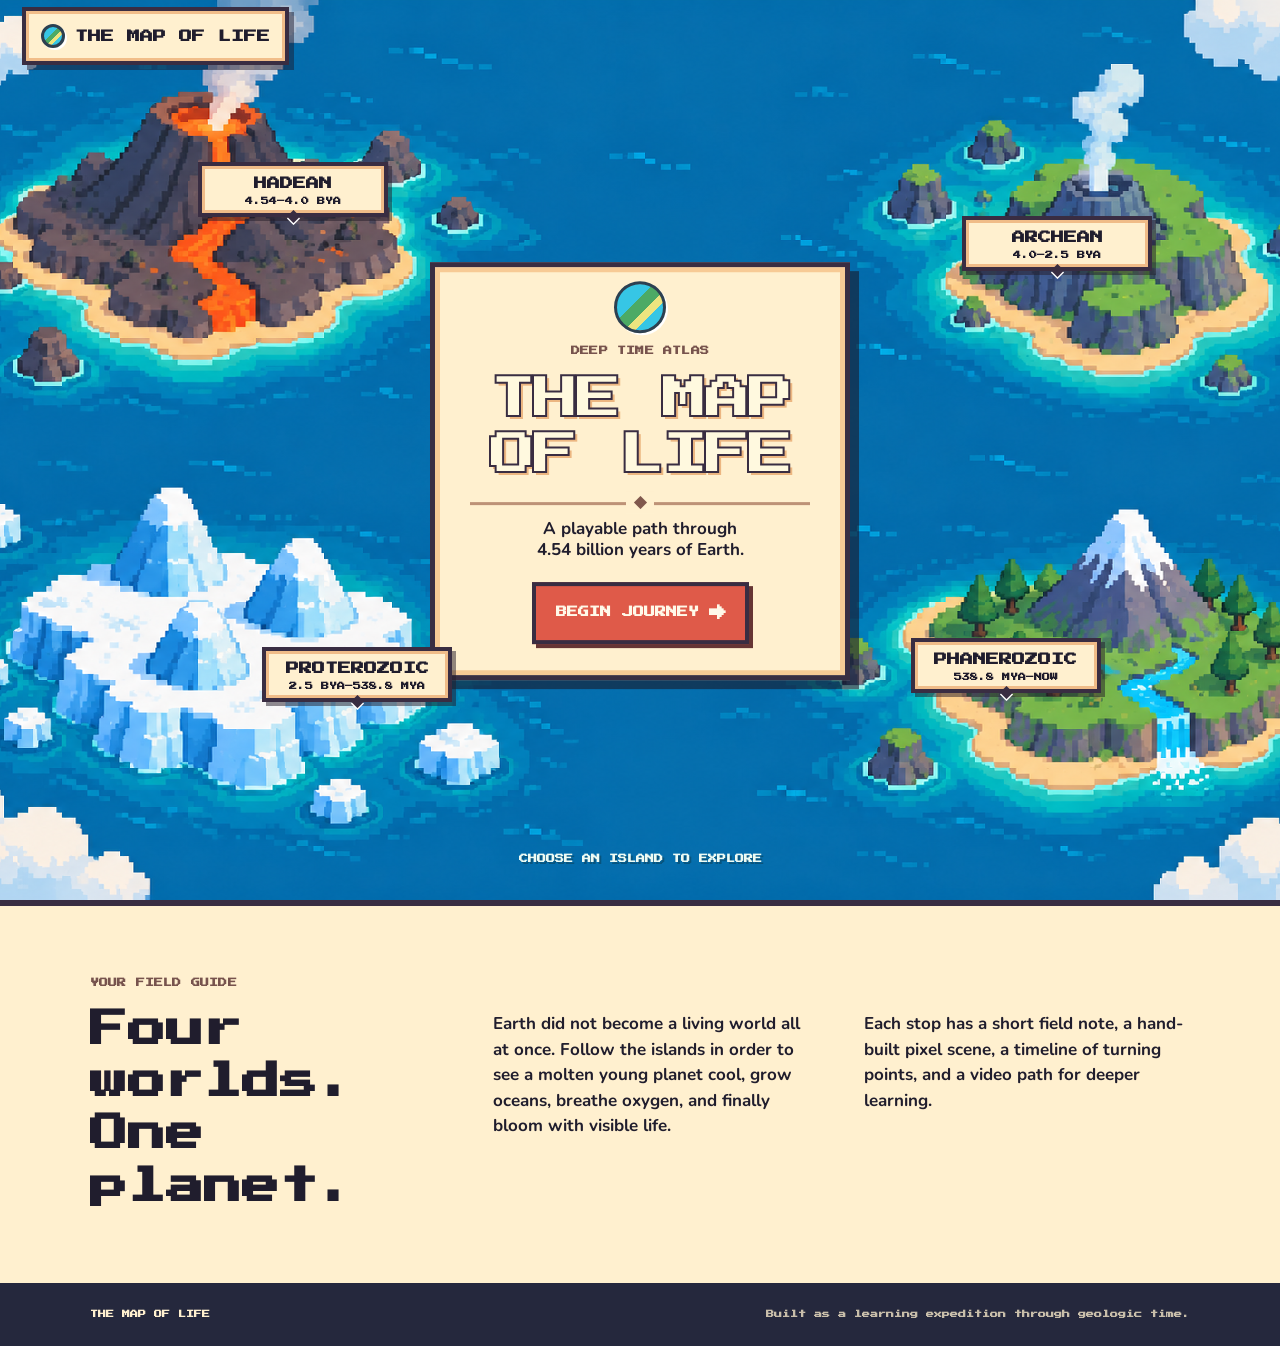
<file: index.html>
<!doctype html>
<html lang="en">
<head>
    <meta charset="utf-8">
    <meta name="viewport" content="width=device-width, initial-scale=1">
    <meta name="description" content="An illustrated journey through 4.54 billion years of Earth history.">

    <title>The Map of Life | Deep Time Explorer</title>

    <link href="https://fonts.googleapis.com/css2?family=Nunito:wght@500;700;800;900&family=Press+Start+2P&display=swap" rel="stylesheet">
    <link rel="stylesheet" href="css/styles.css">
</head>

<body class="map-page">

    <header class="map-topbar" aria-label="Site header">
        <a class="mini-brand" href="index.html">
            <span class="tiny-globe" aria-hidden="true"></span>
            THE MAP OF LIFE
        </a>

    </header>

    <main class="ocean-map">
        <img
            class="map-art"
            src="assets/earth-map-pixel.png"
            alt="Pixel art ocean map with four geological islands"
        >

        <a
            class="island-link hadean-link"
            href="hadean.html"
            aria-label="Explore the Hadean, 4.54 to 4.0 billion years ago"
        >
            <span>HADEAN</span>
            <small>4.54–4.0 BYA</small>
        </a>

        <a
            class="island-link archean-link"
            href="archean.html"
            aria-label="Explore the Archean, 4.0 to 2.5 billion years ago"
        >
            <span>ARCHEAN</span>
            <small>4.0–2.5 BYA</small>
        </a>

        <a
            class="island-link proterozoic-link"
            href="proterozoic.html"
            aria-label="Explore the Proterozoic, 2.5 billion to 538.8 million years ago"
        >
            <span>PROTEROZOIC</span>
            <small>2.5 BYA–538.8 MYA</small>
        </a>

        <a
            class="island-link phanerozoic-link"
            href="phanerozoic.html"
            aria-label="Explore the Phanerozoic, 538.8 million years ago to today"
        >
            <span>PHANEROZOIC</span>
            <small>538.8 MYA–NOW</small>
        </a>

        <section class="quest-card" aria-labelledby="map-title">
            <span class="quest-globe" aria-hidden="true"></span>

            <p class="kicker">DEEP TIME ATLAS</p>

            <h1 id="map-title">
                THE MAP<br>
                OF LIFE
            </h1>

            <div class="rule"></div>

            <p>
                A playable path through<br>
                4.54 billion years of Earth.
            </p>

            <a class="pixel-button coral" href="hadean.html">
                BEGIN JOURNEY <span>→</span>
            </a>
        </section>

        <p class="map-instruction" id="choose-an-era">
            CHOOSE AN ISLAND TO EXPLORE
        </p>
    </main>

    <section class="how-to">
        <div>
            <p class="kicker">YOUR FIELD GUIDE</p>
            <h2>
                Four worlds.<br>
                One planet.
            </h2>
        </div>

        <p>
            Earth did not become a living world all at once. Follow the
            islands in order to see a molten young planet cool, grow oceans,
            breathe oxygen, and finally bloom with visible life.
        </p>

        <p>
            Each stop has a short field note, a hand-built pixel scene,
            a timeline of turning points, and a video path for deeper learning.
        </p>
    </section>

    <footer class="site-footer">
        <span>THE MAP OF LIFE</span>
        <span>Built as a learning expedition through geologic time.</span>
    </footer>

</body>
</html>
</file>
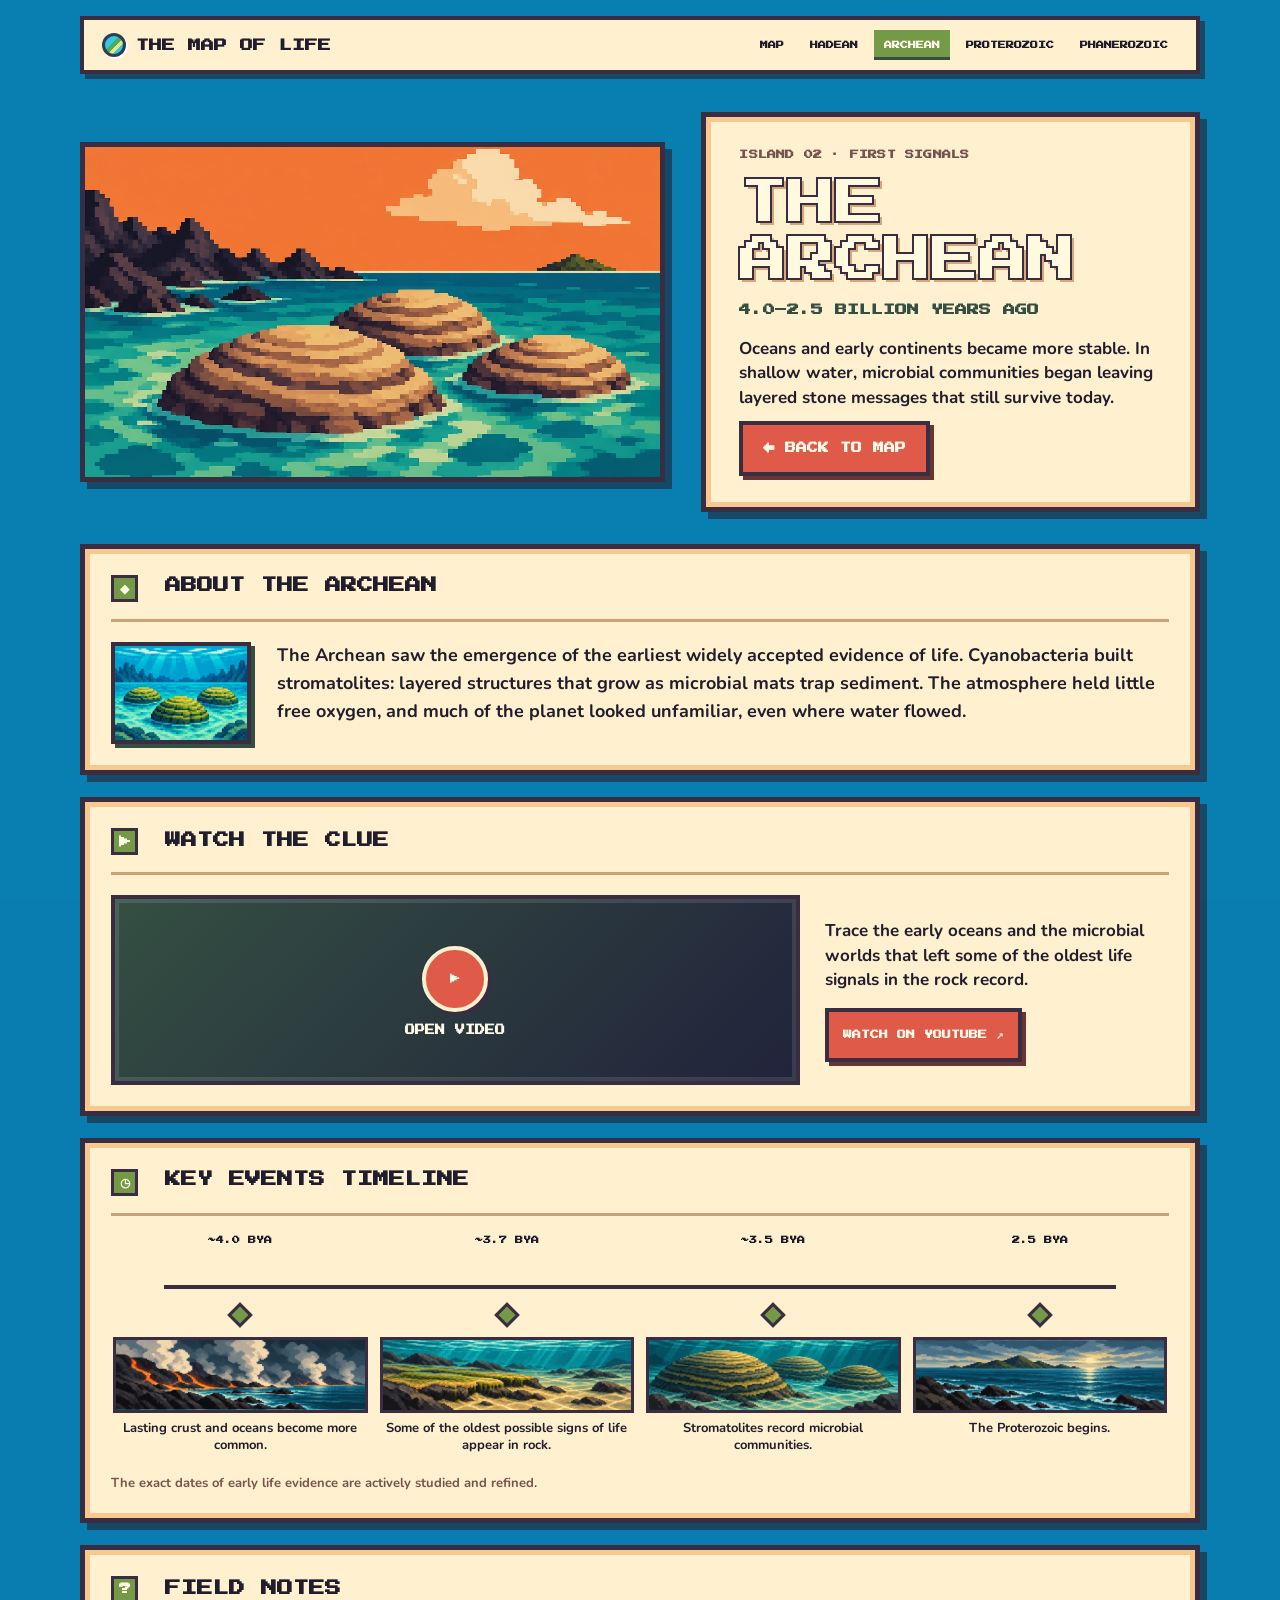
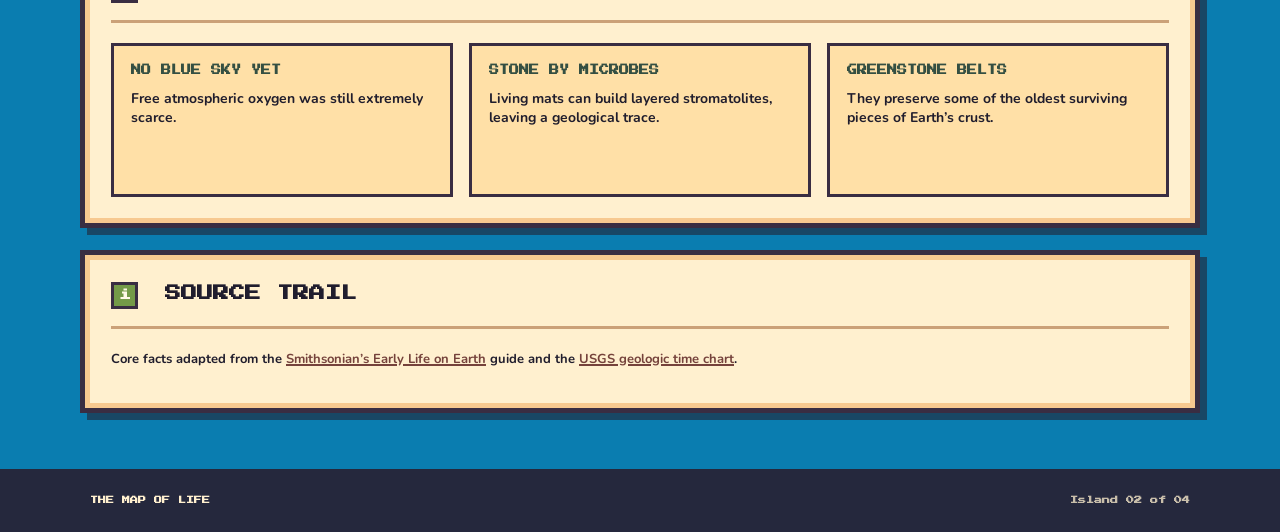
<file: archean.html>
<!doctype html>
<html lang="en">
  <head>
    <meta charset="utf-8" />
    <meta name="viewport" content="width=device-width,initial-scale=1" />
    <meta name="description" content="Explore the Archean Eon." />

    <title>Archean | The Map of Life</title>

    <link
      href="https://fonts.googleapis.com/css2?family=Nunito:wght@500;700;800;900&family=Press+Start+2P&display=swap"
      rel="stylesheet"
    />
    <link rel="stylesheet" href="css/styles.css" />
  </head>

  <body class="detail-page" data-eon="archean">
    <header class="detail-header">
      <a class="mini-brand" href="index.html">
        <span class="tiny-globe"></span>
        THE MAP OF LIFE
      </a>

      <nav class="detail-nav">
        <a href="index.html">MAP</a>
        <a href="hadean.html">HADEAN</a>
        <a href="archean.html" aria-current="page">ARCHEAN</a>
        <a href="proterozoic.html">PROTEROZOIC</a>
        <a href="phanerozoic.html">PHANEROZOIC</a>
      </nav>

      <a class="mobile-map" href="index.html">← MAP</a>
    </header>

    <main class="eon-main">
      <section class="hero-grid">
        <figure class="pixel-scene">
          <img
            src="assets/archean-pixel.png"
            alt="Pixel-art Archean shallow sea with layered stromatolite mounds"
          />
        </figure>

        <div class="eon-title-card">
          <p class="kicker">ISLAND 02 · FIRST SIGNALS</p>
          <h1>THE ARCHEAN</h1>
          <p class="age">4.0–2.5 BILLION YEARS AGO</p>

          <p>
            Oceans and early continents became more stable. In shallow water,
            microbial communities began leaving layered stone messages that
            still survive today.
          </p>

          <a class="pixel-button coral back-map" href="index.html"
            >← BACK TO MAP</a
          >
        </div>
      </section>

      <section class="section-card">
        <h2>
          <span class="badge">◆</span>
          ABOUT THE ARCHEAN
        </h2>

        <div class="field-note">
          <span
            class="era-token era-thumbnail about-archean"
            role="img"
            aria-label="Pixel-art Archean stromatolites"
          ></span>

          <p>
            The Archean saw the emergence of the earliest widely accepted
            evidence of life. Cyanobacteria built stromatolites: layered
            structures that grow as microbial mats trap sediment. The atmosphere
            held little free oxygen, and much of the planet looked unfamiliar,
            even where water flowed.
          </p>
        </div>
      </section>

      <section class="section-card">
        <h2>
          <span class="badge">▶</span>
          WATCH THE CLUE
        </h2>

        <div class="watch-grid">
          <a
            class="video-portal"
            target="_blank"
            rel="noopener"
            href="https://www.youtube.com/watch?v=iW9LGWwNImM"
          >
            <span class="play-disc">▶</span>
            <span>OPEN VIDEO</span>
          </a>

          <div class="watch-copy">
            Trace the early oceans and the microbial worlds that left some of
            the oldest life signals in the rock record.
            <br />
            <a
              class="pixel-button coral"
              target="_blank"
              rel="noopener"
              href="https://www.youtube.com/watch?v=iW9LGWwNImM"
              >WATCH ON YOUTUBE ↗</a
            >
          </div>
        </div>
      </section>

      <section class="section-card">
        <h2>
          <span class="badge">◷</span>
          KEY EVENTS TIMELINE
        </h2>

        <div class="timeline" style="--steps: 4">
          <article class="event">
            <time>~4.0 BYA</time>
            <span class="dot"></span>
            <div class="event-art"></div>
            <p>Lasting crust and oceans become more common.</p>
          </article>

          <article class="event">
            <time>~3.7 BYA</time>
            <span class="dot"></span>
            <div class="event-art"></div>
            <p>Some of the oldest possible signs of life appear in rock.</p>
          </article>

          <article class="event">
            <time>~3.5 BYA</time>
            <span class="dot"></span>
            <div class="event-art"></div>
            <p>Stromatolites record microbial communities.</p>
          </article>

          <article class="event">
            <time>2.5 BYA</time>
            <span class="dot"></span>
            <div class="event-art"></div>
            <p>The Proterozoic begins.</p>
          </article>
        </div>

        <p class="timeline-note">
          The exact dates of early life evidence are actively studied and
          refined.
        </p>
      </section>

      <section class="section-card">
        <h2>
          <span class="badge">?</span>
          FIELD NOTES
        </h2>

        <div class="fact-grid">
          <article class="fact">
            <h3>NO BLUE SKY YET</h3>
            <p>Free atmospheric oxygen was still extremely scarce.</p>
          </article>

          <article class="fact">
            <h3>STONE BY MICROBES</h3>
            <p>
              Living mats can build layered stromatolites, leaving a geological
              trace.
            </p>
          </article>

          <article class="fact">
            <h3>GREENSTONE BELTS</h3>
            <p>
              They preserve some of the oldest surviving pieces of Earth’s
              crust.
            </p>
          </article>
        </div>
      </section>

      <section class="section-card sources">
        <h2>
          <span class="badge">i</span>
          SOURCE TRAIL
        </h2>

        <p>
          Core facts adapted from the
          <a
            target="_blank"
            rel="noopener"
            href="https://naturalhistory.si.edu/education/teaching-resources/life-science/early-life-earth-animal-origins"
            >Smithsonian’s Early Life on Earth</a
          >
          guide and the
          <a
            target="_blank"
            rel="noopener"
            href="https://pubs.usgs.gov/gip/141/"
            >USGS geologic time chart</a
          >.
        </p>
      </section>
    </main>

    <footer class="site-footer">
      <span>THE MAP OF LIFE</span>
      <span>Island 02 of 04</span>
    </footer>
  </body>
</html>
</file>
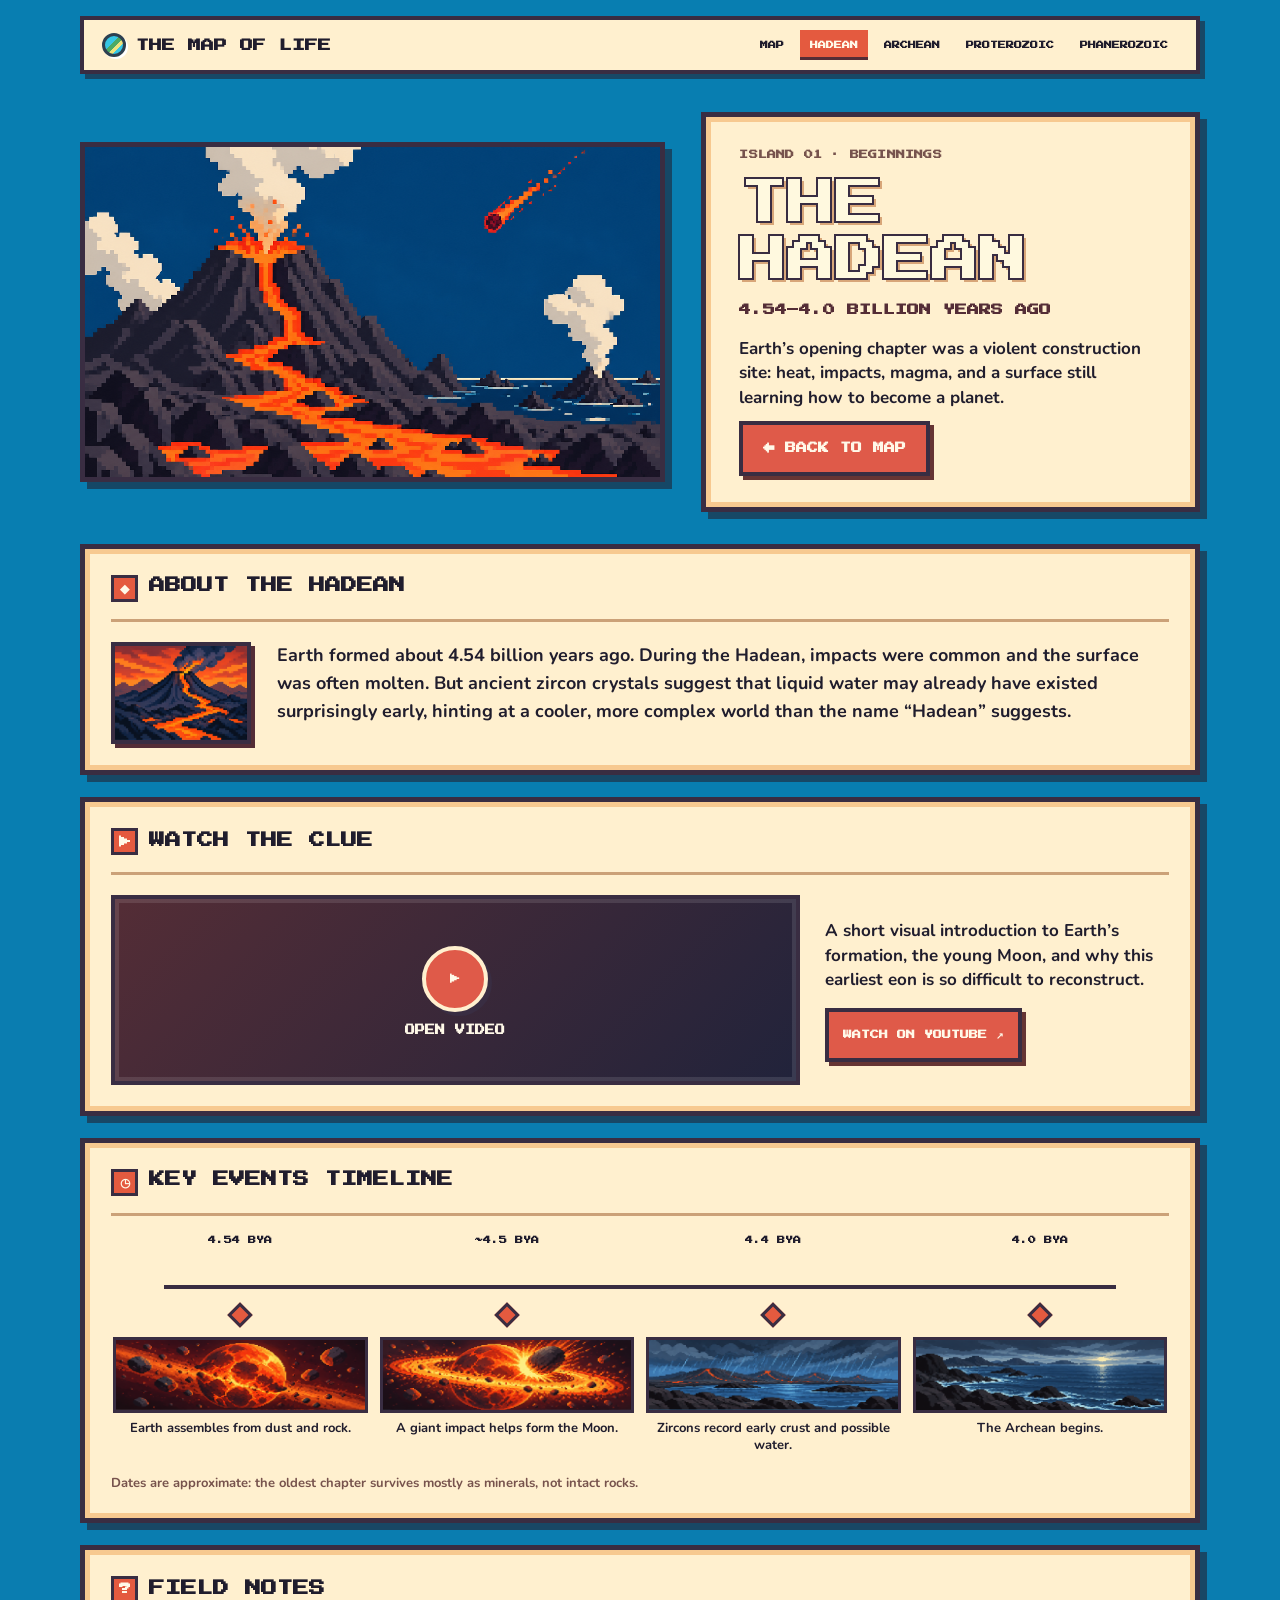
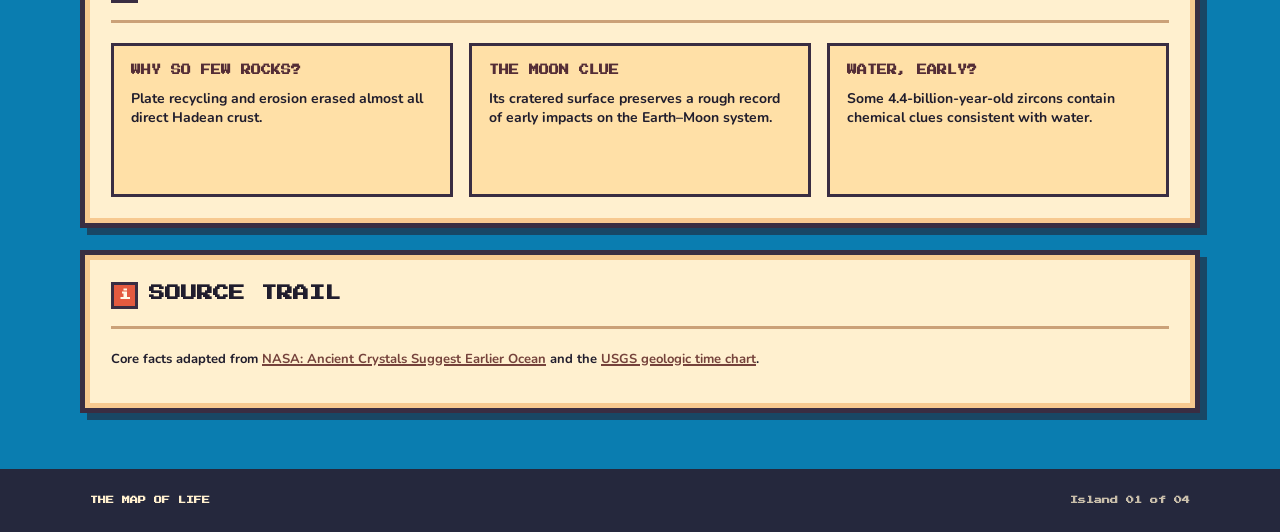
<file: hadean.html>
<!doctype html>
<html lang="en">
  <head>
    <meta charset="utf-8" />
    <meta name="viewport" content="width=device-width,initial-scale=1" />
    <meta name="description" content="Explore the Hadean Eon." />
    <title>Hadean | The Map of Life</title>
    <link
      href="https://fonts.googleapis.com/css2?family=Nunito:wght@500;700;800;900&family=Press+Start+2P&display=swap"
      rel="stylesheet"
    />
    <link rel="stylesheet" href="css/styles.css" />
  </head>
  <body class="detail-page" data-eon="hadean">
    <header class="detail-header">
      <a class="mini-brand" href="index.html"
        ><span class="tiny-globe"></span>THE MAP OF LIFE</a
      >
      <nav class="detail-nav">
        <a href="index.html">MAP</a
        ><a href="hadean.html" aria-current="page">HADEAN</a
        ><a href="archean.html">ARCHEAN</a
        ><a href="proterozoic.html">PROTEROZOIC</a
        ><a href="phanerozoic.html">PHANEROZOIC</a>
      </nav>
      <a class="mobile-map" href="index.html">← MAP</a>
    </header>
    <main class="eon-main">
      <section class="hero-grid">
        <figure class="pixel-scene">
          <img
            src="assets/hadean-pixel.png"
            alt="Pixel-art Hadean volcano with lava and a meteor"
          />
        </figure>
        <div class="eon-title-card">
          <p class="kicker">ISLAND 01 · BEGINNINGS</p>
          <h1>THE HADEAN</h1>
          <p class="age">4.54–4.0 BILLION YEARS AGO</p>
          <p>
            Earth’s opening chapter was a violent construction site: heat,
            impacts, magma, and a surface still learning how to become a planet.
          </p>
          <a class="pixel-button coral back-map" href="index.html"
            >← BACK TO MAP</a
          >
        </div>
      </section>
      <section class="section-card">
        <h2><span class="badge">◆</span>ABOUT THE HADEAN</h2>
        <div class="field-note">
          <span
            class="era-token era-thumbnail about-hadean"
            role="img"
            aria-label="Pixel-art Hadean lava landscape"
          ></span>
          <p>
            Earth formed about 4.54 billion years ago. During the Hadean,
            impacts were common and the surface was often molten. But ancient
            zircon crystals suggest that liquid water may already have existed
            surprisingly early, hinting at a cooler, more complex world than the
            name “Hadean” suggests.
          </p>
        </div>
      </section>
      <section class="section-card">
        <h2><span class="badge">▶</span>WATCH THE CLUE</h2>
        <div class="watch-grid">
          <a
            class="video-portal"
            target="_blank"
            rel="noopener"
            href="https://www.youtube.com/watch?v=EJJZ7rtmCtI"
            ><span class="play-disc">▶</span><span>OPEN VIDEO</span></a
          >
          <div class="watch-copy">
            A short visual introduction to Earth’s formation, the young Moon,
            and why this earliest eon is so difficult to reconstruct.<br /><a
              class="pixel-button coral"
              target="_blank"
              rel="noopener"
              href="https://www.youtube.com/watch?v=EJJZ7rtmCtI"
              >WATCH ON YOUTUBE ↗</a
            >
          </div>
        </div>
      </section>
      <section class="section-card">
        <h2><span class="badge">◷</span>KEY EVENTS TIMELINE</h2>
        <div class="timeline" style="--steps: 4">
          <article class="event">
            <time>4.54 BYA</time><span class="dot"></span>
            <div class="event-art"></div>
            <p>Earth assembles from dust and rock.</p>
          </article>
          <article class="event">
            <time>~4.5 BYA</time><span class="dot"></span>
            <div class="event-art"></div>
            <p>A giant impact helps form the Moon.</p>
          </article>
          <article class="event">
            <time>4.4 BYA</time><span class="dot"></span>
            <div class="event-art"></div>
            <p>Zircons record early crust and possible water.</p>
          </article>
          <article class="event">
            <time>4.0 BYA</time><span class="dot"></span>
            <div class="event-art"></div>
            <p>The Archean begins.</p>
          </article>
        </div>
        <p class="timeline-note">
          Dates are approximate: the oldest chapter survives mostly as minerals,
          not intact rocks.
        </p>
      </section>
      <section class="section-card">
        <h2><span class="badge">?</span>FIELD NOTES</h2>
        <div class="fact-grid">
          <article class="fact">
            <h3>WHY SO FEW ROCKS?</h3>
            <p>
              Plate recycling and erosion erased almost all direct Hadean crust.
            </p>
          </article>
          <article class="fact">
            <h3>THE MOON CLUE</h3>
            <p>
              Its cratered surface preserves a rough record of early impacts on
              the Earth–Moon system.
            </p>
          </article>
          <article class="fact">
            <h3>WATER, EARLY?</h3>
            <p>
              Some 4.4-billion-year-old zircons contain chemical clues
              consistent with water.
            </p>
          </article>
        </div>
      </section>
      <section class="section-card sources">
        <h2><span class="badge">i</span>SOURCE TRAIL</h2>
        <p>
          Core facts adapted from
          <a
            target="_blank"
            rel="noopener"
            href="https://science.nasa.gov/earth/earth-observatory/ancient-crystals-suggest-earlier-ocean/"
            >NASA: Ancient Crystals Suggest Earlier Ocean</a
          >
          and the
          <a
            target="_blank"
            rel="noopener"
            href="https://pubs.usgs.gov/gip/141/"
            >USGS geologic time chart</a
          >.
        </p>
      </section>
    </main>
    <footer class="site-footer">
      <span>THE MAP OF LIFE</span><span>Island 01 of 04</span>
    </footer>
  </body>
</html>
</file>
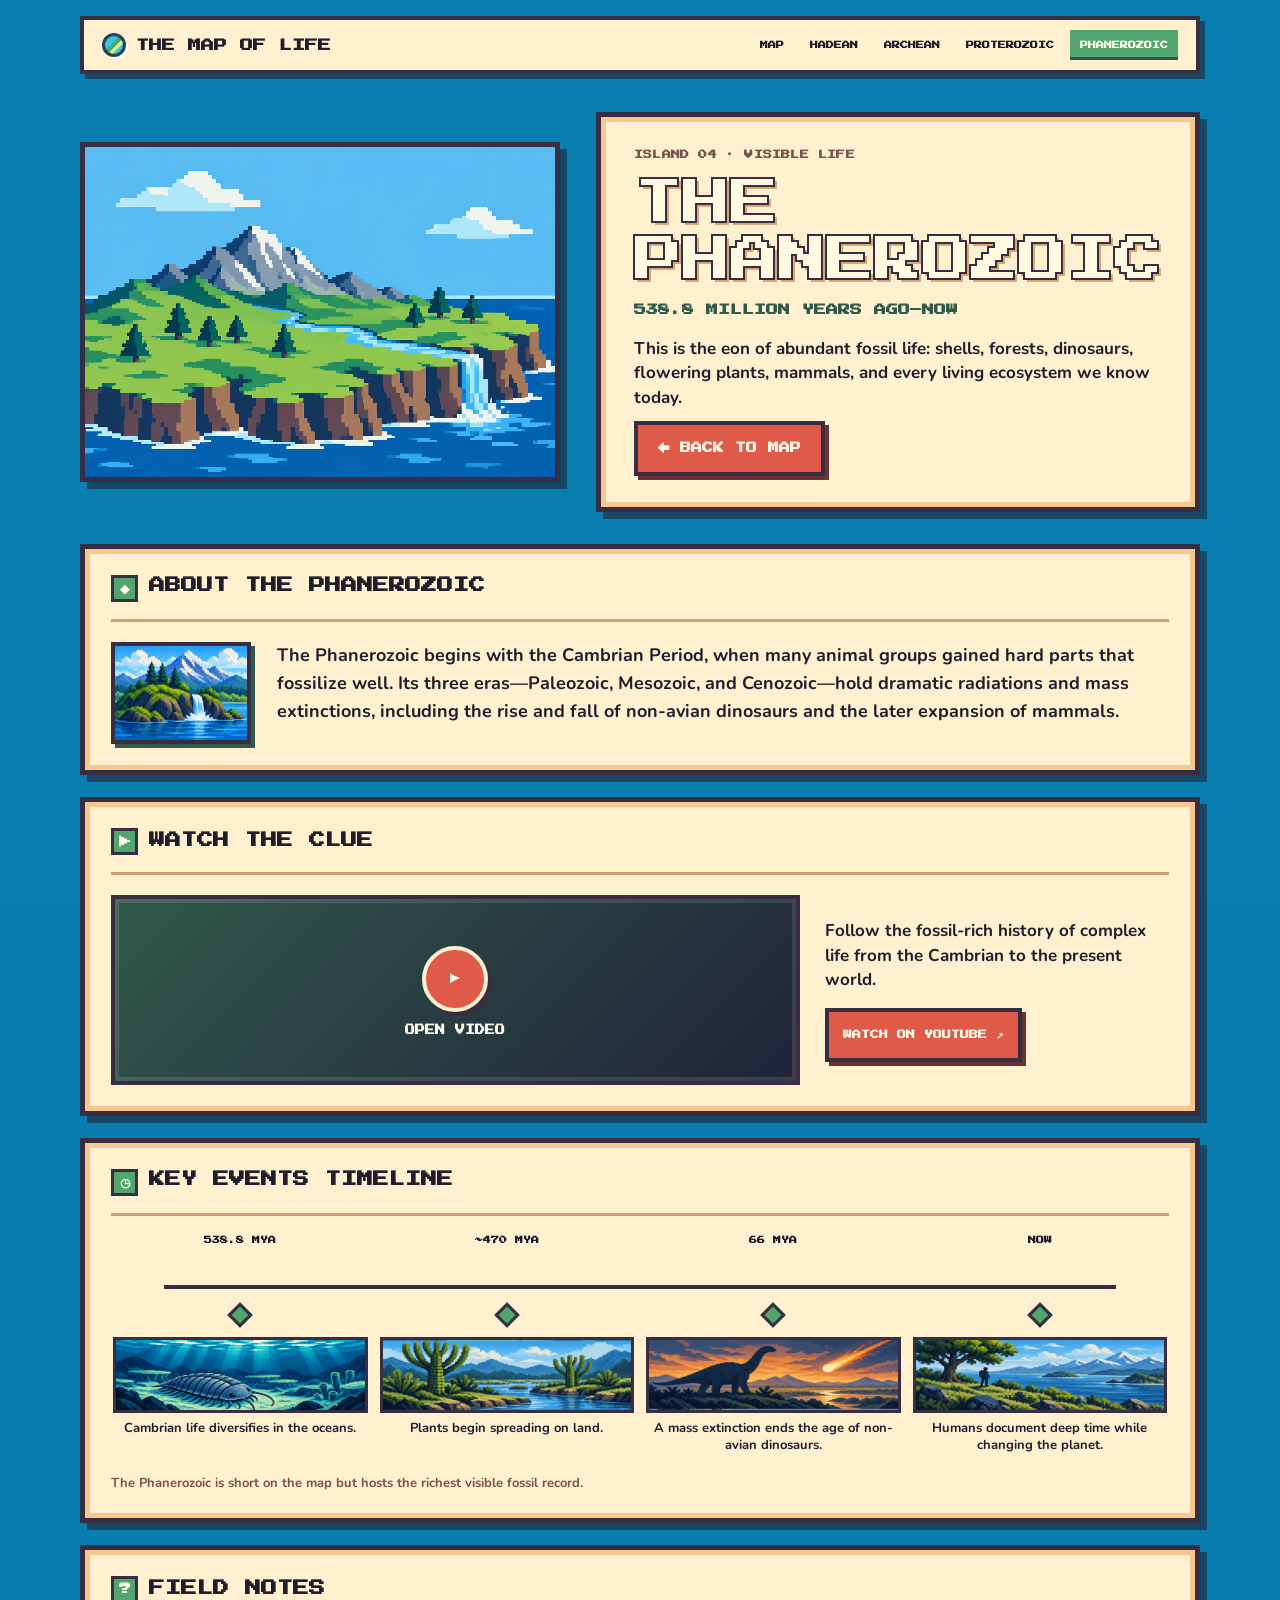
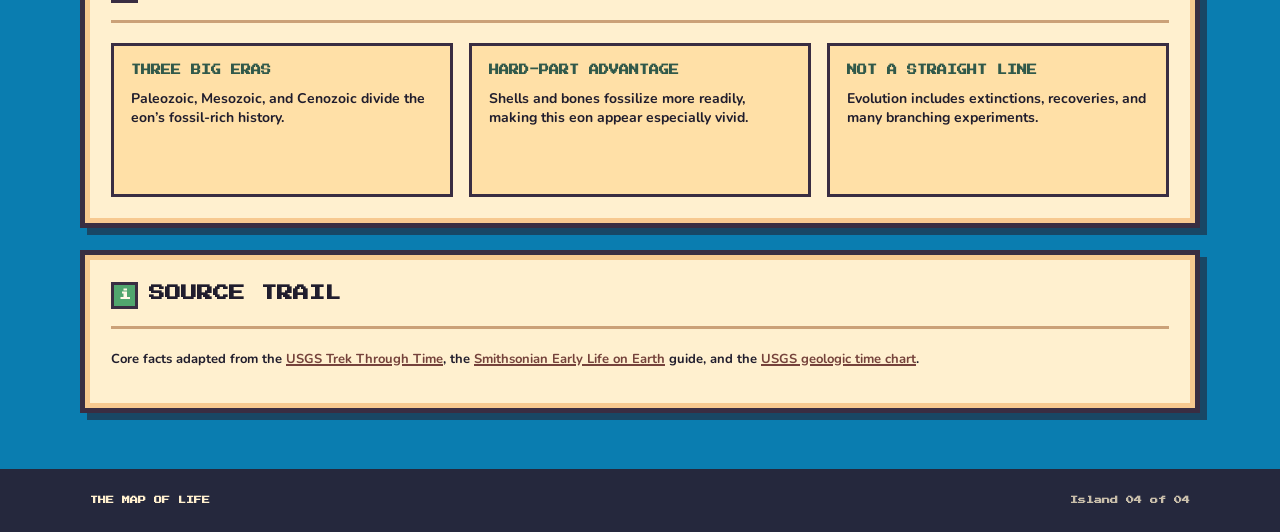
<file: phanerozoic.html>
<!doctype html>
<html lang="en">
  <head>
    <meta charset="utf-8" />
    <meta name="viewport" content="width=device-width,initial-scale=1" />
    <meta name="description" content="Explore the Phanerozoic Eon." />
    <title>Phanerozoic | The Map of Life</title>
    <link rel="preconnect" href="https://fonts.googleapis.com" />
    <link rel="preconnect" href="https://fonts.gstatic.com" crossorigin />
    <link
      href="https://fonts.googleapis.com/css2?family=Nunito:wght@500;700;800;900&family=Press+Start+2P&display=swap"
      rel="stylesheet"
    />
    <link rel="stylesheet" href="css/styles.css" />
  </head>
  <body class="detail-page" data-eon="phanerozoic">
    <header class="detail-header">
      <a class="mini-brand" href="index.html"
        ><span class="tiny-globe"></span>THE MAP OF LIFE</a
      >
      <nav class="detail-nav">
        <a href="index.html">MAP</a><a href="hadean.html">HADEAN</a
        ><a href="archean.html">ARCHEAN</a
        ><a href="proterozoic.html">PROTEROZOIC</a
        ><a href="phanerozoic.html" aria-current="page">PHANEROZOIC</a>
      </nav>
      <a class="mobile-map" href="index.html">← MAP</a>
    </header>
    <main class="eon-main">
      <section class="hero-grid">
        <figure class="pixel-scene">
          <img
            src="assets/phanerozoic-pixel.png"
            alt="Pixel-art green Phanerozoic island with forest, mountain, and waterfall"
          />
        </figure>
        <div class="eon-title-card">
          <p class="kicker">ISLAND 04 · VISIBLE LIFE</p>
          <h1>THE PHANEROZOIC</h1>
          <p class="age">538.8 MILLION YEARS AGO–NOW</p>
          <p>
            This is the eon of abundant fossil life: shells, forests, dinosaurs,
            flowering plants, mammals, and every living ecosystem we know today.
          </p>
          <a class="pixel-button coral back-map" href="index.html"
            >← BACK TO MAP</a
          >
        </div>
      </section>
      <section class="section-card">
        <h2><span class="badge">◆</span>ABOUT THE PHANEROZOIC</h2>
        <div class="field-note">
          <span
            class="era-token era-thumbnail about-phanerozoic"
            role="img"
            aria-label="Pixel-art Phanerozoic island"
          ></span>
          <p>
            The Phanerozoic begins with the Cambrian Period, when many animal
            groups gained hard parts that fossilize well. Its three
            eras—Paleozoic, Mesozoic, and Cenozoic—hold dramatic radiations and
            mass extinctions, including the rise and fall of non-avian dinosaurs
            and the later expansion of mammals.
          </p>
        </div>
      </section>
      <section class="section-card">
        <h2><span class="badge">▶</span>WATCH THE CLUE</h2>
        <div class="watch-grid">
          <a
            class="video-portal"
            target="_blank"
            rel="noopener"
            href="https://www.youtube.com/watch?v=6__ce-14r1c"
            ><span class="play-disc">▶</span><span>OPEN VIDEO</span></a
          >
          <div class="watch-copy">
            Follow the fossil-rich history of complex life from the Cambrian to
            the present world.<br /><a
              class="pixel-button coral"
              target="_blank"
              rel="noopener"
              href="https://www.youtube.com/watch?v=6__ce-14r1c"
              >WATCH ON YOUTUBE ↗</a
            >
          </div>
        </div>
      </section>
      <section class="section-card">
        <h2><span class="badge">◷</span>KEY EVENTS TIMELINE</h2>
        <div class="timeline" style="--steps: 4">
          <article class="event">
            <time>538.8 MYA</time><span class="dot"></span>
            <div class="event-art"></div>
            <p>Cambrian life diversifies in the oceans.</p>
          </article>
          <article class="event">
            <time>~470 MYA</time><span class="dot"></span>
            <div class="event-art"></div>
            <p>Plants begin spreading on land.</p>
          </article>
          <article class="event">
            <time>66 MYA</time><span class="dot"></span>
            <div class="event-art"></div>
            <p>A mass extinction ends the age of non-avian dinosaurs.</p>
          </article>
          <article class="event">
            <time>NOW</time><span class="dot"></span>
            <div class="event-art"></div>
            <p>Humans document deep time while changing the planet.</p>
          </article>
        </div>
        <p class="timeline-note">
          The Phanerozoic is short on the map but hosts the richest visible
          fossil record.
        </p>
      </section>
      <section class="section-card">
        <h2><span class="badge">?</span>FIELD NOTES</h2>
        <div class="fact-grid">
          <article class="fact">
            <h3>THREE BIG ERAS</h3>
            <p>
              Paleozoic, Mesozoic, and Cenozoic divide the eon’s fossil-rich
              history.
            </p>
          </article>
          <article class="fact">
            <h3>HARD-PART ADVANTAGE</h3>
            <p>
              Shells and bones fossilize more readily, making this eon appear
              especially vivid.
            </p>
          </article>
          <article class="fact">
            <h3>NOT A STRAIGHT LINE</h3>
            <p>
              Evolution includes extinctions, recoveries, and many branching
              experiments.
            </p>
          </article>
        </div>
      </section>
      <section class="section-card sources">
        <h2><span class="badge">i</span>SOURCE TRAIL</h2>
        <p>
          Core facts adapted from the
          <a
            target="_blank"
            rel="noopener"
            href="https://www.usgs.gov/youth-and-education-in-science/trek-through-time"
            >USGS Trek Through Time</a
          >, the
          <a
            target="_blank"
            rel="noopener"
            href="https://naturalhistory.si.edu/education/teaching-resources/life-science/early-life-earth-animal-origins"
            >Smithsonian Early Life on Earth</a
          >
          guide, and the
          <a
            target="_blank"
            rel="noopener"
            href="https://pubs.usgs.gov/gip/141/"
            >USGS geologic time chart</a
          >.
        </p>
      </section>
    </main>
    <footer class="site-footer">
      <span>THE MAP OF LIFE</span><span>Island 04 of 04</span>
    </footer>
  </body>
</html>
</file>
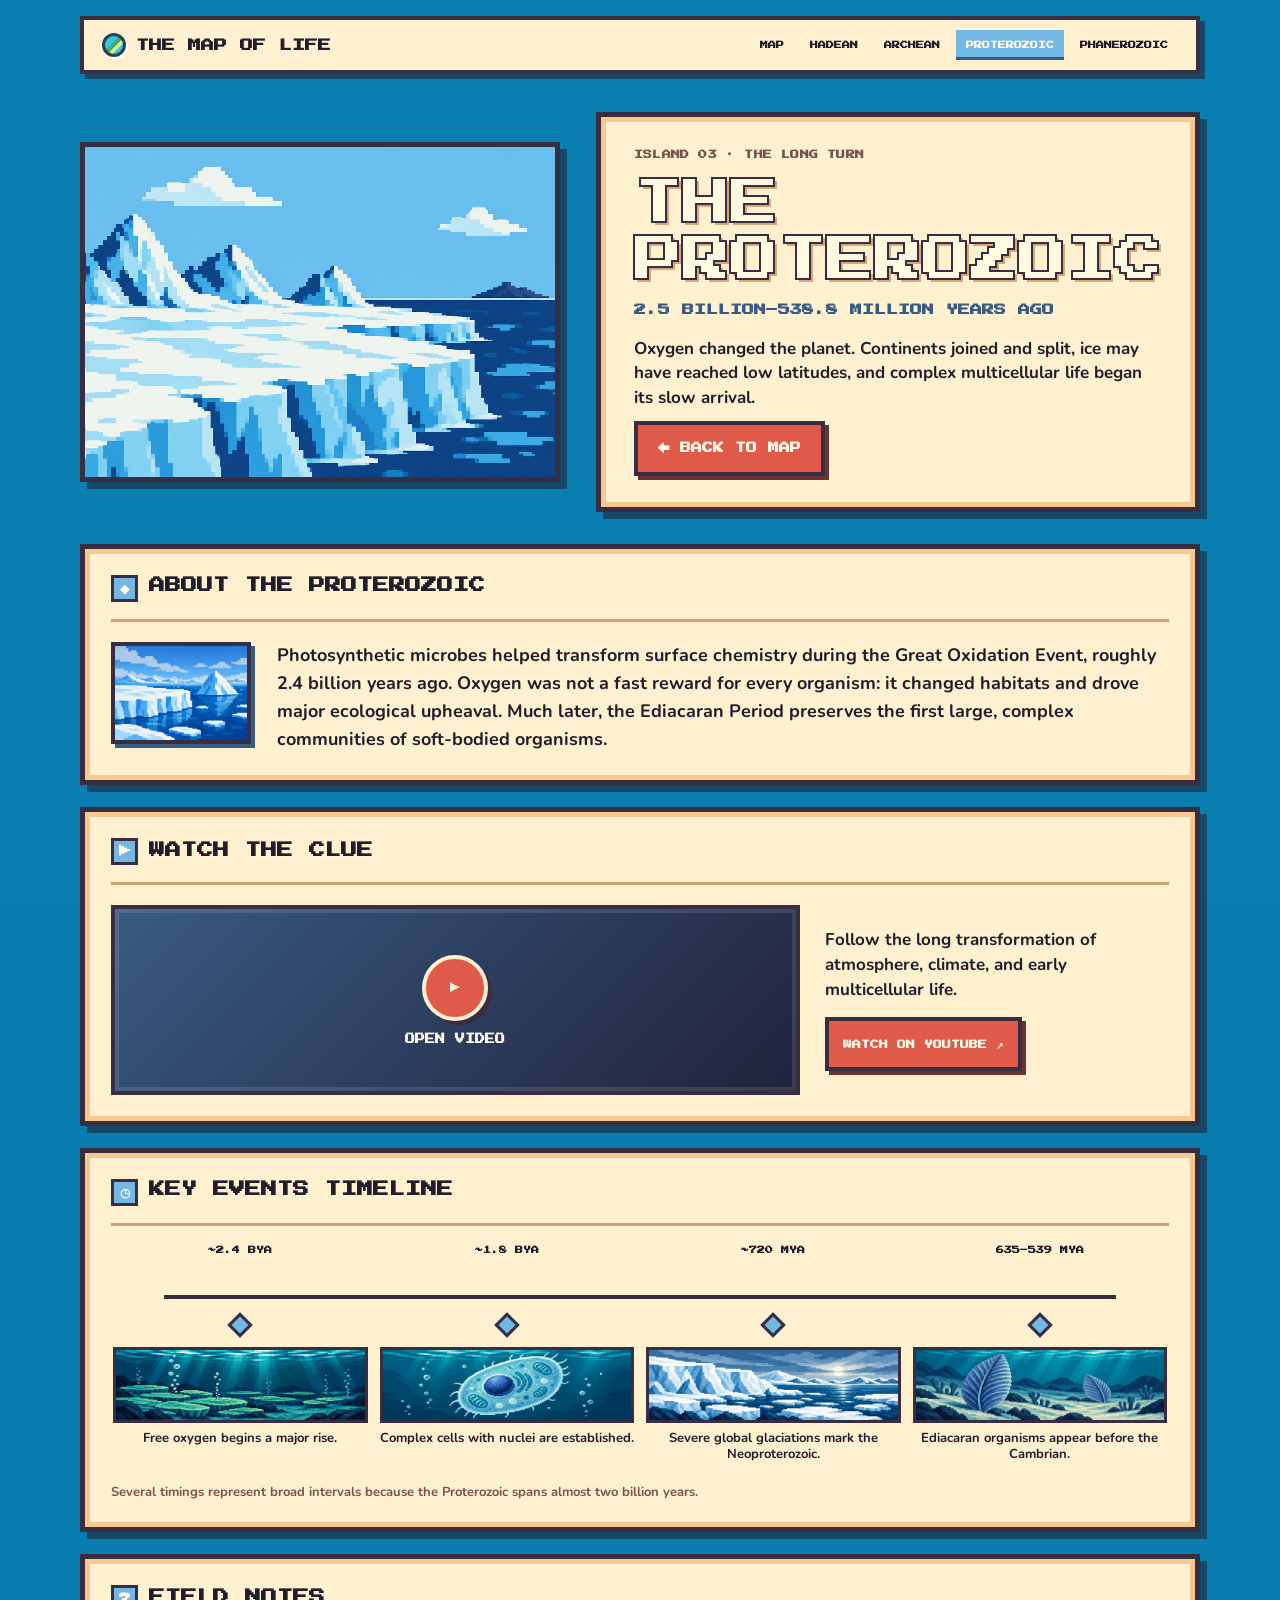
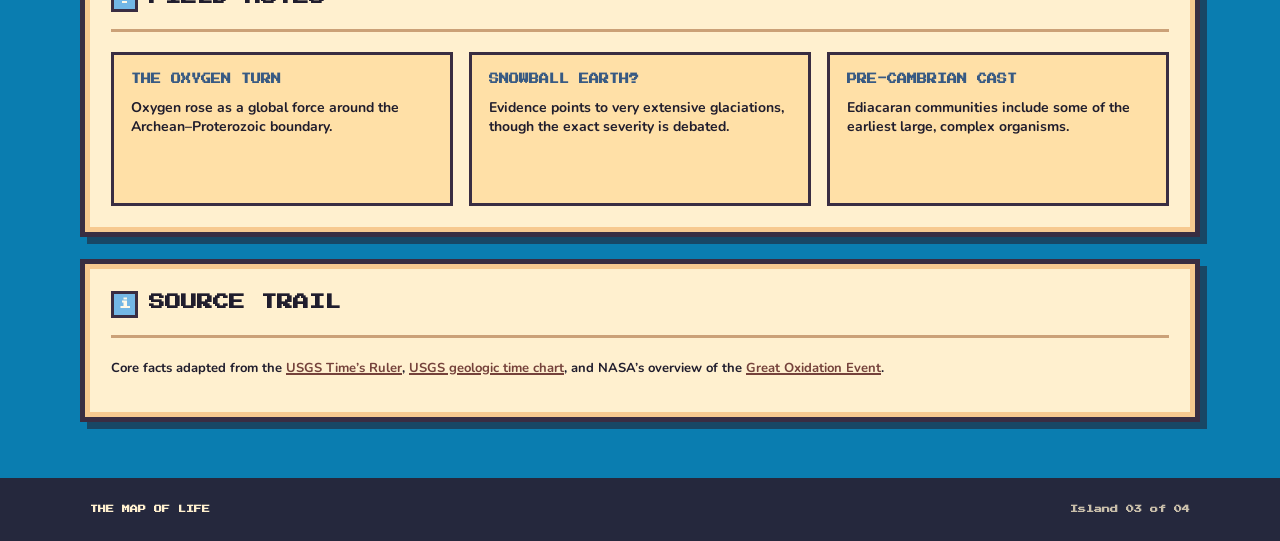
<file: proterozoic.html>
<!doctype html>
<html lang="en">
  <head>
    <meta charset="utf-8" />
    <meta name="viewport" content="width=device-width,initial-scale=1" />
    <meta name="description" content="Explore the Proterozoic Eon." />
    <title>Proterozoic | The Map of Life</title>
    <link rel="preconnect" href="https://fonts.googleapis.com" />
    <link rel="preconnect" href="https://fonts.gstatic.com" crossorigin />
    <link
      href="https://fonts.googleapis.com/css2?family=Nunito:wght@500;700;800;900&family=Press+Start+2P&display=swap"
      rel="stylesheet"
    />
    <link rel="stylesheet" href="css/styles.css" />
  </head>
  <body class="detail-page" data-eon="proterozoic">
    <header class="detail-header">
      <a class="mini-brand" href="index.html"
        ><span class="tiny-globe"></span>THE MAP OF LIFE</a
      >
      <nav class="detail-nav">
        <a href="index.html">MAP</a><a href="hadean.html">HADEAN</a
        ><a href="archean.html">ARCHEAN</a
        ><a href="proterozoic.html" aria-current="page">PROTEROZOIC</a
        ><a href="phanerozoic.html">PHANEROZOIC</a>
      </nav>
      <a class="mobile-map" href="index.html">← MAP</a>
    </header>
    <main class="eon-main">
      <section class="hero-grid">
        <figure class="pixel-scene">
          <img
            src="assets/proterozoic-pixel.png"
            alt="Pixel-art Proterozoic ice shelf and blue ice peaks"
          />
        </figure>
        <div class="eon-title-card">
          <p class="kicker">ISLAND 03 · THE LONG TURN</p>
          <h1>THE PROTEROZOIC</h1>
          <p class="age">2.5 BILLION–538.8 MILLION YEARS AGO</p>
          <p>
            Oxygen changed the planet. Continents joined and split, ice may have
            reached low latitudes, and complex multicellular life began its slow
            arrival.
          </p>
          <a class="pixel-button coral back-map" href="index.html"
            >← BACK TO MAP</a
          >
        </div>
      </section>
      <section class="section-card">
        <h2><span class="badge">◆</span>ABOUT THE PROTEROZOIC</h2>
        <div class="field-note">
          <span
            class="era-token era-thumbnail about-proterozoic"
            role="img"
            aria-label="Pixel-art Proterozoic ice shelf"
          ></span>
          <p>
            Photosynthetic microbes helped transform surface chemistry during
            the Great Oxidation Event, roughly 2.4 billion years ago. Oxygen was
            not a fast reward for every organism: it changed habitats and drove
            major ecological upheaval. Much later, the Ediacaran Period
            preserves the first large, complex communities of soft-bodied
            organisms.
          </p>
        </div>
      </section>
      <section class="section-card">
        <h2><span class="badge">▶</span>WATCH THE CLUE</h2>
        <div class="watch-grid">
          <a
            class="video-portal"
            target="_blank"
            rel="noopener"
            href="https://www.youtube.com/watch?v=GRsG02aE6DU"
            ><span class="play-disc">▶</span><span>OPEN VIDEO</span></a
          >
          <div class="watch-copy">
            Follow the long transformation of atmosphere, climate, and early
            multicellular life.<br /><a
              class="pixel-button coral"
              target="_blank"
              rel="noopener"
              href="https://www.youtube.com/watch?v=GRsG02aE6DU"
              >WATCH ON YOUTUBE ↗</a
            >
          </div>
        </div>
      </section>
      <section class="section-card">
        <h2><span class="badge">◷</span>KEY EVENTS TIMELINE</h2>
        <div class="timeline" style="--steps: 4">
          <article class="event">
            <time>~2.4 BYA</time><span class="dot"></span>
            <div class="event-art"></div>
            <p>Free oxygen begins a major rise.</p>
          </article>
          <article class="event">
            <time>~1.8 BYA</time><span class="dot"></span>
            <div class="event-art"></div>
            <p>Complex cells with nuclei are established.</p>
          </article>
          <article class="event">
            <time>~720 MYA</time><span class="dot"></span>
            <div class="event-art"></div>
            <p>Severe global glaciations mark the Neoproterozoic.</p>
          </article>
          <article class="event">
            <time>635–539 MYA</time><span class="dot"></span>
            <div class="event-art"></div>
            <p>Ediacaran organisms appear before the Cambrian.</p>
          </article>
        </div>
        <p class="timeline-note">
          Several timings represent broad intervals because the Proterozoic
          spans almost two billion years.
        </p>
      </section>
      <section class="section-card">
        <h2><span class="badge">?</span>FIELD NOTES</h2>
        <div class="fact-grid">
          <article class="fact">
            <h3>THE OXYGEN TURN</h3>
            <p>
              Oxygen rose as a global force around the Archean–Proterozoic
              boundary.
            </p>
          </article>
          <article class="fact">
            <h3>SNOWBALL EARTH?</h3>
            <p>
              Evidence points to very extensive glaciations, though the exact
              severity is debated.
            </p>
          </article>
          <article class="fact">
            <h3>PRE-CAMBRIAN CAST</h3>
            <p>
              Ediacaran communities include some of the earliest large, complex
              organisms.
            </p>
          </article>
        </div>
      </section>
      <section class="section-card sources">
        <h2><span class="badge">i</span>SOURCE TRAIL</h2>
        <p>
          Core facts adapted from the
          <a
            target="_blank"
            rel="noopener"
            href="https://pubs.usgs.gov/fs/2007/3004/pdf/FS07-3004_508.pdf"
            >USGS Time’s Ruler</a
          >,
          <a
            target="_blank"
            rel="noopener"
            href="https://pubs.usgs.gov/gip/141/"
            >USGS geologic time chart</a
          >, and NASA’s overview of the
          <a
            target="_blank"
            rel="noopener"
            href="https://ntrs.nasa.gov/api/citations/20140010682/downloads/20140010682.pdf"
            >Great Oxidation Event</a
          >.
        </p>
      </section>
    </main>
    <footer class="site-footer">
      <span>THE MAP OF LIFE</span><span>Island 03 of 04</span>
    </footer>
  </body>
</html>
</file>
<file: css/styles.css>
:root {
  --ink: #201d2d;
  --cream: #fff0cf;
  --paper-shadow: #d8a679;
  --coral: #df5a49;
  --line: #392d42;
  --pixel: "Press Start 2P", monospace;
  --body: "Nunito", sans-serif;
}

* { box-sizing: border-box; }
html { scroll-behavior: smooth; }

body {
  margin: 0;
  color: var(--ink);
  background: #0781b5;
  font-family: var(--body);
  font-weight: 700;
}

a { color: inherit; text-decoration: none; }

.map-page { overflow-x: hidden; background: #0878ac; }

.map-topbar {
  position: fixed;
  top: 0;
  left: 0;
  z-index: 20;
  display: flex;
  align-items: center;
  justify-content: space-between;
  width: 100%;
  height: 72px;
  padding: 14px 22px;
  pointer-events: none;
}

.mini-brand {
  display: flex;
  align-items: center;
  gap: 10px;
  border: 4px solid var(--line);
  background: var(--cream);
  box-shadow: 5px 5px 0 rgba(28, 24, 43, 0.48), inset 0 0 0 3px #f1bd89;
  font-family: var(--pixel);
  font-size: 13px;
  line-height: 1;
  pointer-events: auto;
}

.mini-brand { padding: 13px 15px; }

.tiny-globe,
.quest-globe {
  display: inline-block;
  border: 3px solid #2d4051;
  border-radius: 50%;
  background: linear-gradient(135deg, #36c6e5 0 40%, #4caa65 40% 58%, #ece47f 58% 70%, #36c6e5 70%);
  box-shadow: 2px 2px 0 #fff;
}

.tiny-globe { width: 24px; height: 24px; }

.ocean-map {
  position: relative;
  min-height: 100vh;
  overflow: hidden;
  background: #077bb0;
}

.map-art {
  position: absolute;
  inset: 0;
  z-index: 0;
  width: 100%;
  height: 100%;
  object-fit: cover;
  image-rendering: pixelated;
}


.quest-card {
  position: absolute;
  top: 50%;
  left: 50%;
  z-index: 3;
  width: min(420px, calc(100vw - 44px));
  padding: 29px 35px 31px;
  transform: translate(-50%, -45%);
  border: 5px solid var(--line);
  background: var(--cream);
  box-shadow: 9px 9px 0 rgba(24, 25, 42, 0.6), inset 0 0 0 5px #f7ca95;
  text-align: center;
}

.quest-globe {
  position: absolute;
  top: 14px;
  left: calc(50% - 26px);
  width: 52px;
  height: 52px;
}

.kicker {
  margin: 0 0 14px;
  color: #77534d;
  font-family: var(--pixel);
  font-size: 9px;
  letter-spacing: 0.2px;
  line-height: 1.5;
}

.quest-card .kicker { margin-top: 48px; }

.quest-card h1 {
  margin: 0;
  color: #fff9df;
  font-family: var(--pixel);
  font-size: clamp(29px, 4vw, 45px);
  letter-spacing: -2px;
  line-height: 1.25;
  text-shadow: 3px 3px 0 #ecb681;
  -webkit-text-stroke: 2px var(--line);
}

.rule {
  position: relative;
  height: 3px;
  margin: 18px 0 13px;
  background: #bd9277;
}

.rule::after {
  content: "◆";
  position: absolute;
  top: 50%;
  left: 50%;
  padding: 0 8px;
  transform: translate(-50%, -58%);
  background: var(--cream);
  color: #80584d;
}

.quest-card p:not(.kicker) {
  margin: 0 0 21px;
  font-size: 17px;
  line-height: 1.25;
}

.pixel-button {
  display: inline-flex;
  align-items: center;
  justify-content: center;
  gap: 10px;
  min-height: 54px;
  padding: 17px 20px;
  border: 4px solid var(--line);
  color: #fff9e9;
  box-shadow: 4px 4px 0 #663534;
  font-family: var(--pixel);
  font-size: 11px;
  line-height: 1.25;
  transition: transform 0.12s, box-shadow 0.12s;
}

.pixel-button:hover { transform: translate(2px, 2px); box-shadow: 2px 2px 0 #663534; }
.pixel-button.coral { background: var(--coral); }
.pixel-button span { font-size: 16px; }

.island-link {
  position: absolute;
  z-index: 4;
  width: 190px;
  padding: 11px 9px 8px;
  border: 4px solid var(--line);
  background: var(--cream);
  box-shadow: 4px 4px 0 rgba(37, 29, 41, 0.5), inset 0 0 0 3px #f0bc88;
  text-align: center;
  transition: transform 0.15s, filter 0.15s;
}

.island-link::after {
  content: "◆";
  position: absolute;
  bottom: -14px;
  left: 50%;
  transform: translateX(-50%);
  color: var(--line);
  font-size: 16px;
  text-shadow: 0 2px #fff;
}

.island-link:hover { transform: translateY(-6px) scale(1.03); filter: brightness(1.07); }
.island-link span { display: block; font-family: var(--pixel); font-size: 13px; }
.island-link small { display: block; margin-top: 7px; font-family: var(--pixel); font-size: 8px; }
.hadean-link { top: 18%; left: 15.5%; }
.archean-link { top: 24%; right: 10%; }
.proterozoic-link { bottom: 22%; left: 20.5%; }
.phanerozoic-link { right: 14%; bottom: 23%; }

.map-instruction {
  position: absolute;
  bottom: 28px;
  left: 50%;
  z-index: 2;
  transform: translateX(-50%);
  color: #edfbf4;
  font-family: var(--pixel);
  font-size: 9px;
  text-shadow: 2px 2px 0 #07547e;
  white-space: nowrap;
}

.how-to {
  display: grid;
  grid-template-columns: 1.1fr 1fr 1fr;
  gap: 44px;
  min-height: 310px;
  padding: 70px max(7vw, 26px);
  border-top: 6px solid var(--line);
  background: var(--cream);
}

.how-to h2 { margin: 0; font-family: var(--pixel); font-size: clamp(25px, 3vw, 38px); line-height: 1.38; }
.how-to p:not(.kicker) { margin: 35px 0 0; font-size: 17px; line-height: 1.5; }

.site-footer {
  display: flex;
  justify-content: space-between;
  gap: 18px;
  padding: 25px 7vw;
  background: #25283d;
  color: var(--cream);
  font-family: var(--pixel);
  font-size: 8px;
  line-height: 1.6;
}

.site-footer span:last-child { opacity: 0.75; text-align: right; }

/* Detail pages */
.detail-page { min-height: 100vh; background: #0a7db0; }
.detail-page[data-eon="hadean"] { --eon: #e45a3f; --eon-deep: #542d36; }
.detail-page[data-eon="archean"] { --eon: #749a48; --eon-deep: #344f42; }
.detail-page[data-eon="proterozoic"] { --eon: #73b7e5; --eon-deep: #385a83; }
.detail-page[data-eon="phanerozoic"] { --eon: #51a66e; --eon-deep: #31594a; }

.detail-page::before {
  content: "";
  position: fixed;
  inset: 0;
  z-index: -1;
  background: #087eb1;
}

.detail-header {
  position: sticky;
  top: 0;
  z-index: 30;
  display: flex;
  align-items: center;
  justify-content: space-between;
  width: min(1120px, calc(100% - 30px));
  margin: 16px auto 0;
  padding: 10px 18px;
  border: 4px solid var(--line);
  background: var(--cream);
  box-shadow: 5px 5px 0 rgba(37, 29, 41, 0.55);
}

.detail-header .mini-brand { padding: 0; border: 0; background: none; box-shadow: none; }
.detail-nav { display: flex; gap: 6px; }
.detail-nav a { padding: 11px 10px; font-family: var(--pixel); font-size: 8px; }
.detail-nav a:hover,
.detail-nav a[aria-current="page"] { color: #fff9e8; background: var(--eon); box-shadow: inset 0 -3px 0 var(--eon-deep); }

.eon-main { width: min(1120px, calc(100% - 30px)); margin: 38px auto 56px; }
.hero-grid { display: grid; grid-template-columns: 1.08fr 0.92fr; align-items: center; gap: 36px; margin-bottom: 32px; }

.pixel-scene {
  height: 340px;
  margin: 0;
  overflow: hidden;
  border: 5px solid var(--line);
  background: #1c2e44;
  box-shadow: 7px 7px 0 rgba(33, 26, 40, 0.55);
  line-height: 0;
}

.pixel-scene img { display: block; width: 100%; height: 100%; object-fit: cover; image-rendering: pixelated; }

.eon-title-card {
  padding: 31px 33px;
  border: 5px solid var(--line);
  background: var(--cream);
  box-shadow: 7px 7px 0 rgba(37, 29, 41, 0.55), inset 0 0 0 5px #f7c990;
}

.eon-title-card h1 {
  margin: 4px 0 13px;
  color: #fff9df;
  font-family: var(--pixel);
  font-size: clamp(28px, 4vw, 48px);
  line-height: 1.2;
  text-shadow: 3px 3px 0 var(--paper-shadow);
  -webkit-text-stroke: 2px var(--line);
}

.age { margin: 0 0 21px; color: var(--eon-deep); font-family: var(--pixel); font-size: 12px; }
.eon-title-card > p:last-of-type { margin: 0; font-size: 17px; line-height: 1.45; }

.section-card {
  margin: 22px 0;
  padding: 26px;
  border: 5px solid var(--line);
  background: var(--cream);
  box-shadow: 7px 7px 0 rgba(37, 29, 41, 0.55), inset 0 0 0 5px #f7c990;
}

.section-card h2 { margin: 0 0 20px; padding-bottom: 17px; border-bottom: 3px solid #cba178; font-family: var(--pixel); font-size: 16px; }
.section-card h2 .badge { display: inline-grid; width: 27px; height: 27px; margin-right: 11px; place-items: center; border: 3px solid var(--line); background: var(--eon); color: #fff9e8; font-size: 12px; }

.field-note { display: grid; grid-template-columns: 140px 1fr; gap: 26px; align-items: start; }
.field-note p { margin: 0; font-size: 18px; line-height: 1.55; }

.era-token {
  display: block;
  width: 140px;
  height: 102px;
  padding: 0;
  border: 4px solid var(--line);
  background-repeat: no-repeat;
  background-position: center;
  background-size: 100% 100%;
  box-shadow: 4px 4px 0 var(--eon-deep);
}

.detail-page[data-eon="hadean"] .era-token { background-image: url("../assets/hadean-about.png"); }
.detail-page[data-eon="archean"] .era-token { background-image: url("../assets/archean-about.png"); }
.detail-page[data-eon="proterozoic"] .era-token { background-image: url("../assets/proterozoic-about.png"); }
.detail-page[data-eon="phanerozoic"] .era-token { background-image: url("../assets/phanerozoic-about.png"); }

.watch-grid { display: grid; grid-template-columns: 1.6fr 0.8fr; gap: 25px; align-items: center; }
.video-portal { display: grid; min-height: 190px; place-content: center; border: 4px solid var(--line); background: linear-gradient(135deg, var(--eon-deep), #21233b); color: #fff9e8; box-shadow: inset 0 0 0 4px rgba(255, 255, 255, 0.11); text-align: center; }
.play-disc { width: 66px; height: 66px; margin: auto auto 13px; display: grid; place-content: center; border: 4px solid #fff0cf; border-radius: 50%; background: var(--coral); box-shadow: 4px 4px 0 var(--line); font-family: var(--pixel); font-size: 19px; }
.video-portal span { font-family: var(--pixel); font-size: 10px; }
.watch-copy { font-size: 17px; line-height: 1.45; }
.watch-copy .pixel-button { margin-top: 15px; padding: 14px; font-size: 9px; }

.timeline { display: grid; grid-template-columns: repeat(var(--steps), 1fr); gap: 8px; position: relative; }
.timeline::before { content: ""; position: absolute; top: 49px; right: 5%; left: 5%; height: 4px; background: var(--line); }
.event { position: relative; z-index: 1; text-align: center; }
.event .dot { display: block; width: 18px; height: 18px; margin: 40px auto 13px; transform: rotate(45deg); border: 3px solid var(--line); background: var(--eon); }
.event time { display: block; min-height: 30px; font-family: var(--pixel); font-size: 8px; }
.event p { margin: 7px 0 0; font-size: 13px; line-height: 1.25; }
.event .event-art { height: 76px; margin: 11px 2px 0; overflow: hidden; border: 3px solid var(--line); background-color: var(--eon-deep); background-repeat: no-repeat; background-position: center; background-size: 100% 100%; }
.detail-page[data-eon="hadean"] .event:nth-child(1) .event-art { background-image: url("../assets/hadean-event-1.png"); }
.detail-page[data-eon="hadean"] .event:nth-child(2) .event-art { background-image: url("../assets/hadean-event-2.png"); }
.detail-page[data-eon="hadean"] .event:nth-child(3) .event-art { background-image: url("../assets/hadean-event-3.png"); }
.detail-page[data-eon="hadean"] .event:nth-child(4) .event-art { background-image: url("../assets/hadean-event-4.png"); }
.detail-page[data-eon="archean"] .event:nth-child(1) .event-art { background-image: url("../assets/archean-event-1.png"); }
.detail-page[data-eon="archean"] .event:nth-child(2) .event-art { background-image: url("../assets/archean-event-2.png"); }
.detail-page[data-eon="archean"] .event:nth-child(3) .event-art { background-image: url("../assets/archean-event-3.png"); }
.detail-page[data-eon="archean"] .event:nth-child(4) .event-art { background-image: url("../assets/archean-event-4.png"); }
.detail-page[data-eon="proterozoic"] .event:nth-child(1) .event-art { background-image: url("../assets/proterozoic-event-1.png"); }
.detail-page[data-eon="proterozoic"] .event:nth-child(2) .event-art { background-image: url("../assets/proterozoic-event-2.png"); }
.detail-page[data-eon="proterozoic"] .event:nth-child(3) .event-art { background-image: url("../assets/proterozoic-event-3.png"); }
.detail-page[data-eon="proterozoic"] .event:nth-child(4) .event-art { background-image: url("../assets/proterozoic-event-4.png"); }
.detail-page[data-eon="phanerozoic"] .event:nth-child(1) .event-art { background-image: url("../assets/phanerozoic-event-1.png"); }
.detail-page[data-eon="phanerozoic"] .event:nth-child(2) .event-art { background-image: url("../assets/phanerozoic-event-2.png"); }
.detail-page[data-eon="phanerozoic"] .event:nth-child(3) .event-art { background-image: url("../assets/phanerozoic-event-3.png"); }
.detail-page[data-eon="phanerozoic"] .event:nth-child(4) .event-art { background-image: url("../assets/phanerozoic-event-4.png"); }
.timeline-note { margin: 21px 0 0; color: #77534d; font-size: 13px; }

.fact-grid { display: grid; grid-template-columns: repeat(3, 1fr); gap: 16px; }
.fact { min-height: 154px; padding: 17px; border: 3px solid var(--line); background: #ffe0a7; }
.fact h3 { margin: 0 0 12px; color: var(--eon-deep); font-family: var(--pixel); font-size: 10px; line-height: 1.5; }
.fact p { margin: 0; font-size: 14px; line-height: 1.35; }
.sources { font-size: 13px; line-height: 1.55; }
.sources a { color: #75423b; text-decoration: underline; text-decoration-thickness: 2px; }
.back-map { display: inline-flex; margin-top: 10px; }
.mobile-map { display: none; }

@media (max-width: 820px) {
  .map-topbar { padding: 12px; }
  .mini-brand { padding: 11px; font-size: 10px; }
  .ocean-map { min-height: 780px; }
  .map-art { object-position: center; filter: saturate(1.05); }
  .quest-card { top: 51%; padding: 24px 20px; transform: translate(-50%, -50%); }
  .quest-globe { top: 12px; }
  .quest-card h1 { font-size: 28px; }
  .hadean-link { top: 13%; left: 6%; }
  .archean-link { top: 18%; right: 4%; }
  .proterozoic-link { bottom: 17%; left: 5%; }
  .phanerozoic-link { right: 4%; bottom: 17%; }
  .island-link { width: 136px; padding: 8px 5px; }
  .island-link span { font-size: 9px; }
  .island-link small { margin-top: 5px; font-size: 6px; }
  .how-to { grid-template-columns: 1fr; gap: 9px; padding: 52px 26px; }
  .how-to p:not(.kicker) { margin: 12px 0; font-size: 16px; }
  .site-footer { flex-direction: column; }
  .site-footer span:last-child { text-align: left; }
  .detail-header { padding: 10px 11px; }
  .detail-header .mini-brand { font-size: 9px; }
  .detail-header .tiny-globe { width: 20px; height: 20px; }
  .detail-nav { display: none; }
  .mobile-map { display: inline; font-family: var(--pixel); font-size: 8px; }
  .eon-main { margin-top: 25px; }
  .hero-grid, .field-note, .watch-grid { grid-template-columns: 1fr; gap: 22px; }
  .pixel-scene { height: 260px; }
  .eon-title-card { padding: 26px 22px; }
  .era-token { width: 100%; height: 160px; }
  .timeline { grid-template-columns: repeat(2, 1fr); gap: 19px; }
  .timeline::before { display: none; }
  .event .dot { margin: 0 auto 10px; }
  .event time { min-height: 0; }
  .section-card { padding: 20px 16px; }
  .fact-grid { grid-template-columns: 1fr; }
  .map-instruction { bottom: 12px; font-size: 7px; }
  .quest-card .pixel-button { padding: 15px 12px; font-size: 9px; }
}
</file>
